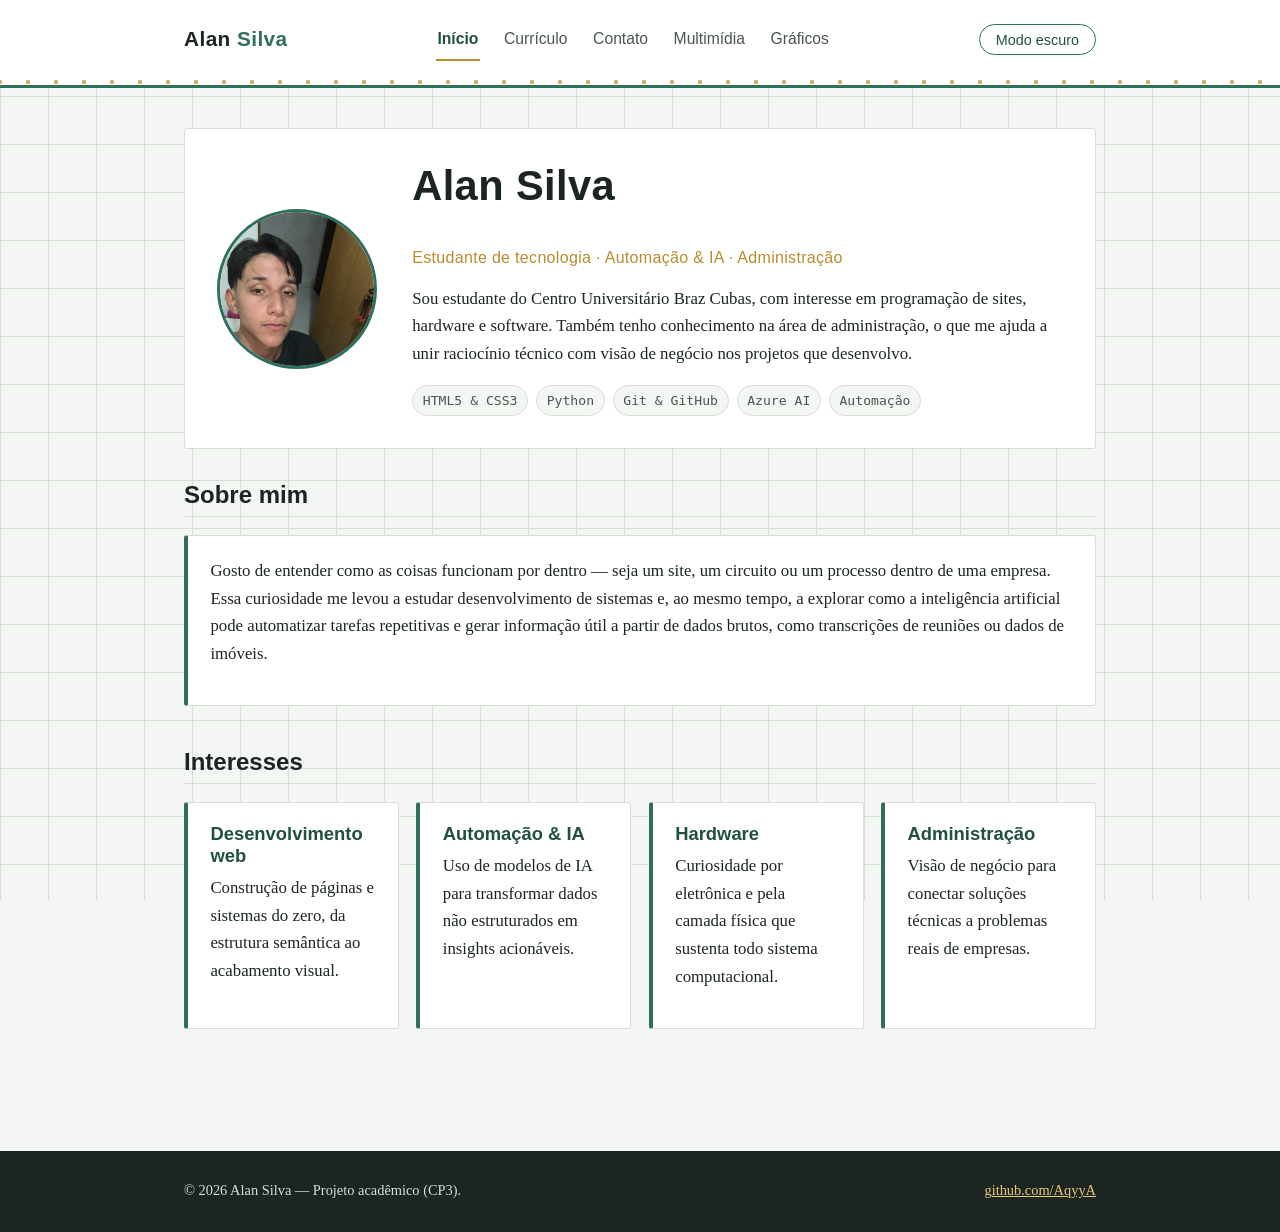
<file: index.html>
<!DOCTYPE html>
<html lang="pt-br">
<head>
  <meta charset="UTF-8">
  <meta name="viewport" content="width=device-width, initial-scale=1.0">
  <title>Alan Silva — Início</title>
  <meta name="description" content="Portfólio pessoal de Alan Silva, estudante de tecnologia com interesse em automação e IA.">
  <link rel="stylesheet" href="css/estilos.css">
</head>
<body data-page="index">

  <header class="site-header">
    <div class="header-inner wrap">
      <a class="brand" href="index.html">Alan <span>Silva</span></a>
      <nav class="main-nav" aria-label="Navegação principal">
        <ul>
          <li><a href="index.html" aria-current="page">Início</a></li>
          <li><a href="curriculo.html">Currículo</a></li>
          <li><a href="formulario.html">Contato</a></li>
          <li><a href="multimidia.html">Multimídia</a></li>
          <li><a href="graficos.html">Gráficos</a></li>
        </ul>
      </nav>
      <button type="button" class="theme-toggle" id="theme-toggle" aria-pressed="false">Modo escuro</button>
    </div>
  </header>

  <main>
    <div class="wrap">

      <section class="hero" aria-labelledby="hero-title">
        <div class="hero-avatar">
          <img src="img/avatar.jpg" alt="Foto de Alan Silva">
        </div>
        <div class="hero-text">
          <h1 id="hero-title">Alan Silva</h1>
          <p class="role">Estudante de tecnologia · Automação &amp; IA · Administração</p>
          <p>
            Sou estudante do Centro Universitário Braz Cubas, com interesse em programação de
            sites, hardware e software. Também tenho conhecimento na área de administração,
            o que me ajuda a unir raciocínio técnico com visão de negócio nos projetos que desenvolvo.
          </p>
          <ul class="tag-list">
            <li>HTML5 &amp; CSS3</li>
            <li>Python</li>
            <li>Git &amp; GitHub</li>
            <li>Azure AI</li>
            <li>Automação</li>
          </ul>
        </div>
      </section>

      <section aria-labelledby="sobre-title">
        <h2 id="sobre-title">Sobre mim</h2>
        <article class="card">
          <p>
            Gosto de entender como as coisas funcionam por dentro — seja um site, um circuito
            ou um processo dentro de uma empresa. Essa curiosidade me levou a estudar
            desenvolvimento de sistemas e, ao mesmo tempo, a explorar como a inteligência
            artificial pode automatizar tarefas repetitivas e gerar informação útil a partir
            de dados brutos, como transcrições de reuniões ou dados de imóveis.
          </p>
        </article>
      </section>

      <section aria-labelledby="interesses-title">
        <h2 id="interesses-title">Interesses</h2>
        <div class="card-grid">
          <article class="card">
            <h3>Desenvolvimento web</h3>
            <p>Construção de páginas e sistemas do zero, da estrutura semântica ao acabamento visual.</p>
          </article>
          <article class="card">
            <h3>Automação &amp; IA</h3>
            <p>Uso de modelos de IA para transformar dados não estruturados em insights acionáveis.</p>
          </article>
          <article class="card">
            <h3>Hardware</h3>
            <p>Curiosidade por eletrônica e pela camada física que sustenta todo sistema computacional.</p>
          </article>
          <article class="card">
            <h3>Administração</h3>
            <p>Visão de negócio para conectar soluções técnicas a problemas reais de empresas.</p>
          </article>
        </div>
      </section>

    </div>
  </main>

  <footer class="site-footer">
    <div class="wrap">
      <p>&copy; 2026 Alan Silva — Projeto acadêmico (CP3).</p>
      <p><a href="https://github.com/AqyyA" target="_blank" rel="noopener noreferrer">github.com/AqyyA</a></p>
    </div>
  </footer>

  <script src="js/scripts.js"></script>
</body>
</html>
</file>
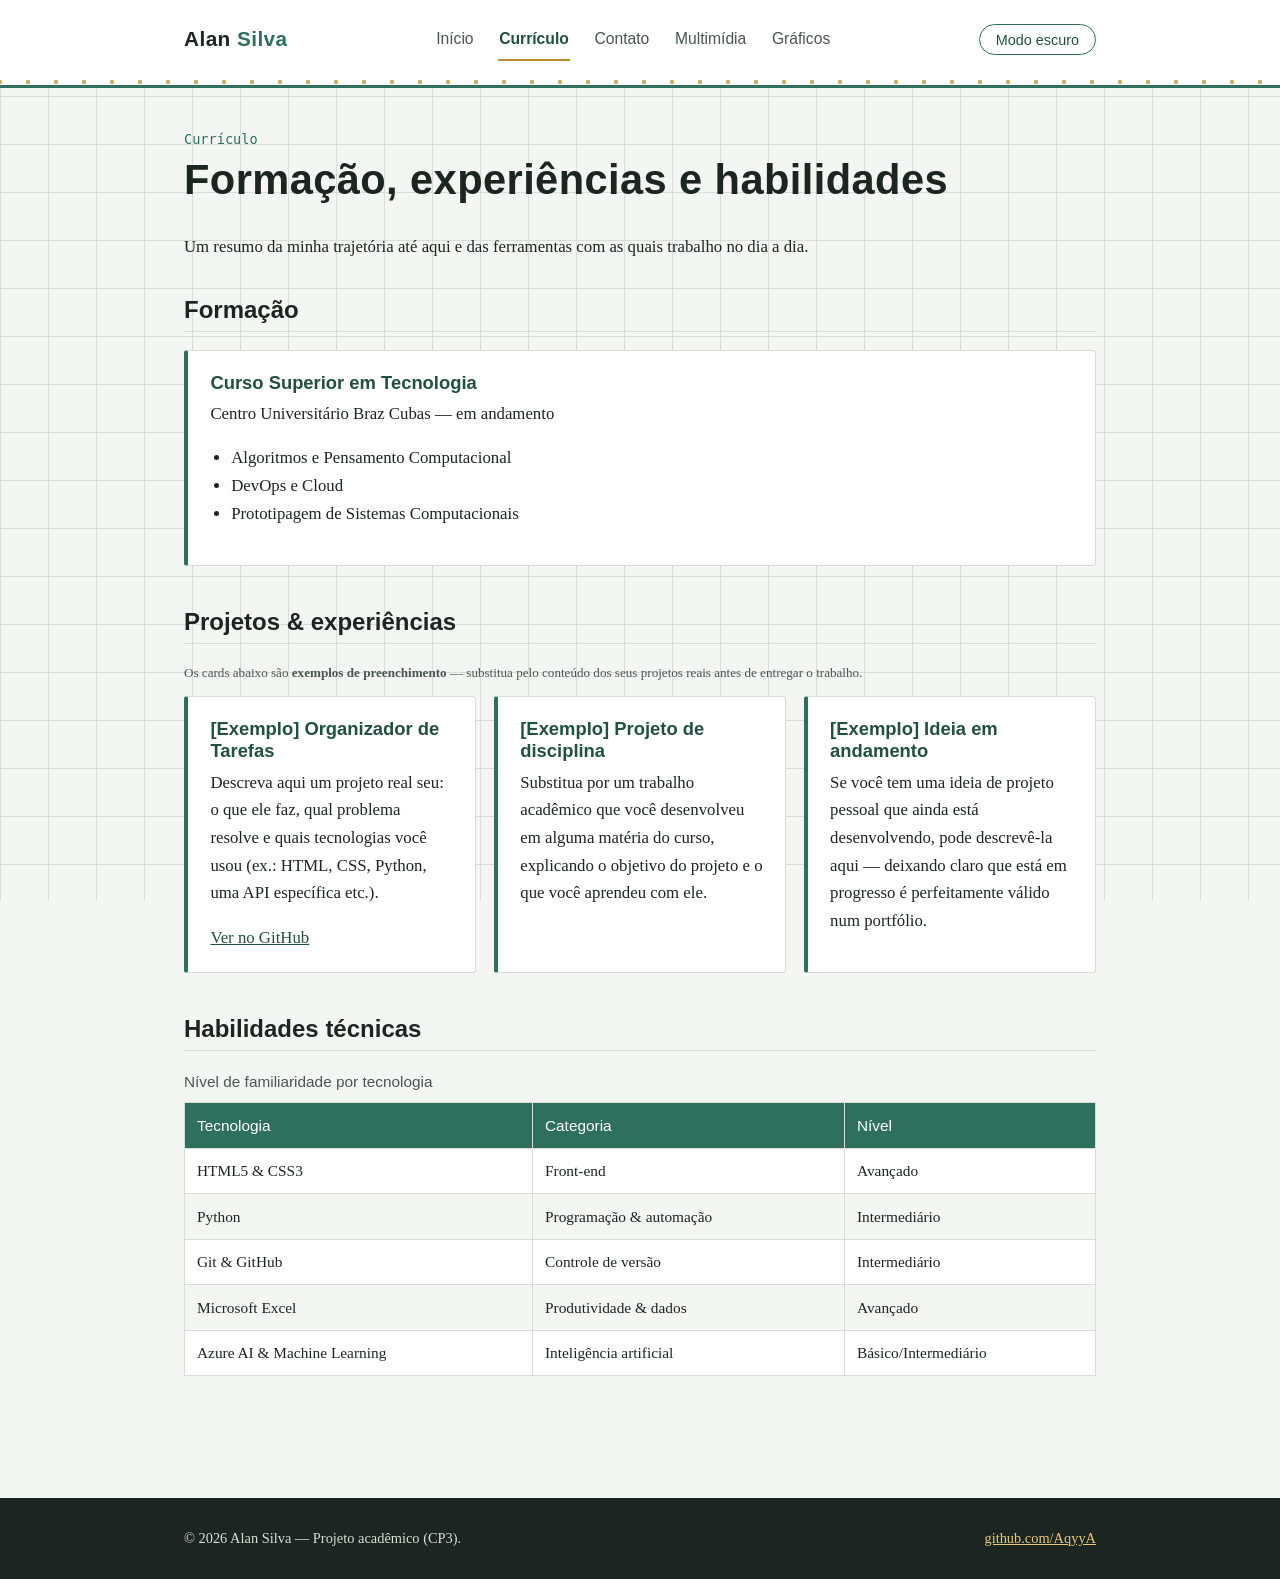
<file: curriculo.html>
<!DOCTYPE html>
<html lang="pt-br">
<head>
  <meta charset="UTF-8">
  <meta name="viewport" content="width=device-width, initial-scale=1.0">
  <title>Alan Silva — Currículo</title>
  <meta name="description" content="Formação, experiências e habilidades de Alan Silva.">
  <link rel="stylesheet" href="css/estilos.css">
</head>
<body data-page="curriculo">

  <header class="site-header">
    <div class="header-inner wrap">
      <a class="brand" href="index.html">Alan <span>Silva</span></a>
      <nav class="main-nav" aria-label="Navegação principal">
        <ul>
          <li><a href="index.html">Início</a></li>
          <li><a href="curriculo.html" aria-current="page">Currículo</a></li>
          <li><a href="formulario.html">Contato</a></li>
          <li><a href="multimidia.html">Multimídia</a></li>
          <li><a href="graficos.html">Gráficos</a></li>
        </ul>
      </nav>
      <button type="button" class="theme-toggle" id="theme-toggle" aria-pressed="false">Modo escuro</button>
    </div>
  </header>

  <main>
    <div class="wrap">

      <div class="page-intro">
        <p class="eyebrow">Currículo</p>
        <h1>Formação, experiências e habilidades</h1>
        <p>Um resumo da minha trajetória até aqui e das ferramentas com as quais trabalho no dia a dia.</p>
      </div>

      <section aria-labelledby="formacao-title">
        <h2 id="formacao-title">Formação</h2>
        <article class="card">
          <h3>Curso Superior em Tecnologia</h3>
          <p>Centro Universitário Braz Cubas — em andamento</p>
          <ul>
            <li>Algoritmos e Pensamento Computacional</li>
            <li>DevOps e Cloud</li>
            <li>Prototipagem de Sistemas Computacionais</li>
          </ul>
        </article>
      </section>

      <section aria-labelledby="experiencia-title">
        <h2 id="experiencia-title">Projetos &amp; experiências</h2>
        <p class="field-hint">
          Os cards abaixo são <strong>exemplos de preenchimento</strong> — substitua pelo conteúdo
          dos seus projetos reais antes de entregar o trabalho.
        </p>

        <div class="card-grid card-grid-3">
          <article class="card">
            <h3>[Exemplo] Organizador de Tarefas</h3>
            <p>
              Descreva aqui um projeto real seu: o que ele faz, qual problema resolve e quais
              tecnologias você usou (ex.: HTML, CSS, Python, uma API específica etc.).
            </p>
            <a href="https://github.com/AqyyA" target="_blank" rel="noopener noreferrer">Ver no GitHub</a>
          </article>

          <article class="card">
            <h3>[Exemplo] Projeto de disciplina</h3>
            <p>
              Substitua por um trabalho acadêmico que você desenvolveu em alguma matéria do curso,
              explicando o objetivo do projeto e o que você aprendeu com ele.
            </p>
          </article>

          <article class="card">
            <h3>[Exemplo] Ideia em andamento</h3>
            <p>
              Se você tem uma ideia de projeto pessoal que ainda está desenvolvendo, pode descrevê-la
              aqui — deixando claro que está em progresso é perfeitamente válido num portfólio.
            </p>
          </article>
        </div>
      </section>

      <section aria-labelledby="habilidades-title">
        <h2 id="habilidades-title">Habilidades técnicas</h2>
        <div class="table-wrap">
          <table>
            <caption>Nível de familiaridade por tecnologia</caption>
            <thead>
              <tr>
                <th scope="col">Tecnologia</th>
                <th scope="col">Categoria</th>
                <th scope="col">Nível</th>
              </tr>
            </thead>
            <tbody>
              <tr>
                <td>HTML5 &amp; CSS3</td>
                <td>Front-end</td>
                <td>Avançado</td>
              </tr>
              <tr>
                <td>Python</td>
                <td>Programação &amp; automação</td>
                <td>Intermediário</td>
              </tr>
              <tr>
                <td>Git &amp; GitHub</td>
                <td>Controle de versão</td>
                <td>Intermediário</td>
              </tr>
              <tr>
                <td>Microsoft Excel</td>
                <td>Produtividade &amp; dados</td>
                <td>Avançado</td>
              </tr>
              <tr>
                <td>Azure AI &amp; Machine Learning</td>
                <td>Inteligência artificial</td>
                <td>Básico/Intermediário</td>
              </tr>
            </tbody>
          </table>
        </div>
      </section>

    </div>
  </main>

  <footer class="site-footer">
    <div class="wrap">
      <p>&copy; 2026 Alan Silva — Projeto acadêmico (CP3).</p>
      <p><a href="https://github.com/AqyyA" target="_blank" rel="noopener noreferrer">github.com/AqyyA</a></p>
    </div>
  </footer>

  <script src="js/scripts.js"></script>
</body>
</html>
</file>
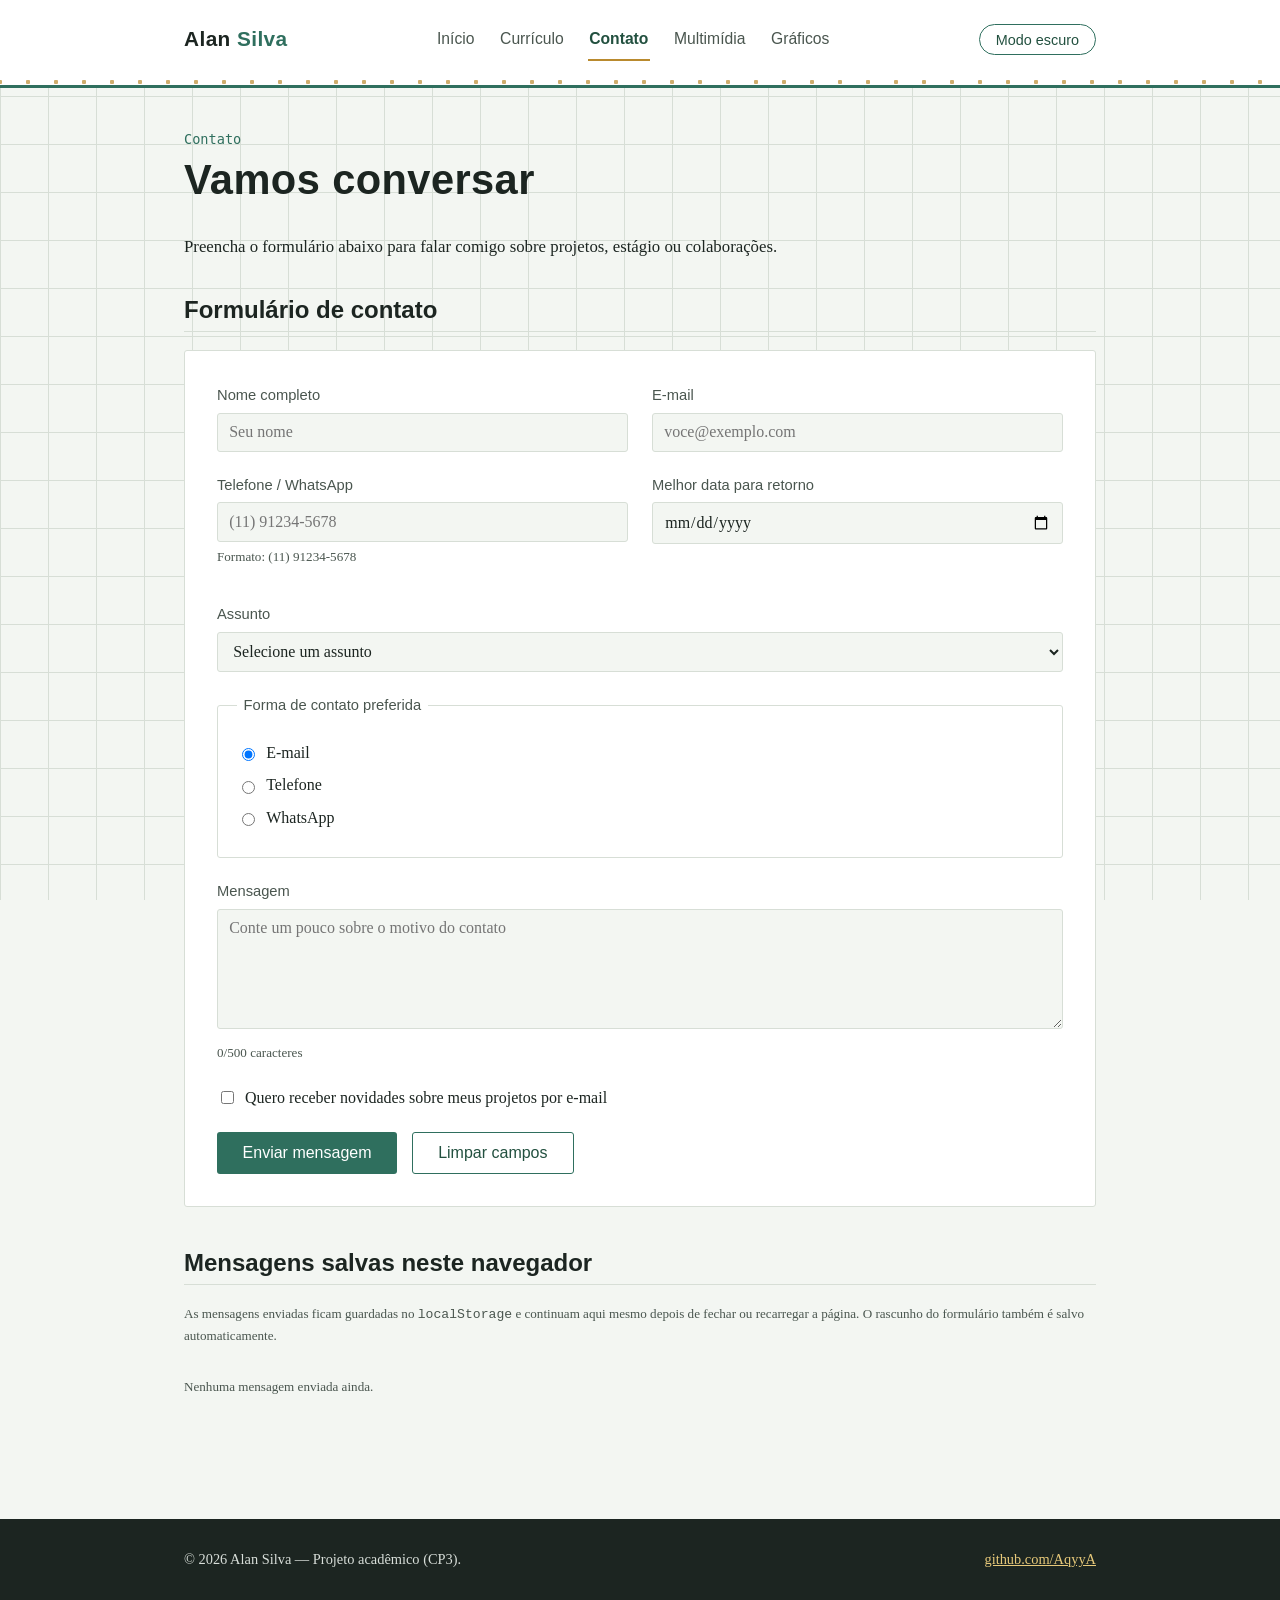
<file: formulario.html>
<!DOCTYPE html>
<html lang="pt-br">
<head>
  <meta charset="UTF-8">
  <meta name="viewport" content="width=device-width, initial-scale=1.0">
  <title>Alan Silva — Contato</title>
  <meta name="description" content="Formulário de contato de Alan Silva.">
  <link rel="stylesheet" href="css/estilos.css">
</head>
<body data-page="formulario">

  <header class="site-header">
    <div class="header-inner wrap">
      <a class="brand" href="index.html">Alan <span>Silva</span></a>
      <nav class="main-nav" aria-label="Navegação principal">
        <ul>
          <li><a href="index.html">Início</a></li>
          <li><a href="curriculo.html">Currículo</a></li>
          <li><a href="formulario.html" aria-current="page">Contato</a></li>
          <li><a href="multimidia.html">Multimídia</a></li>
          <li><a href="graficos.html">Gráficos</a></li>
        </ul>
      </nav>
      <button type="button" class="theme-toggle" id="theme-toggle" aria-pressed="false">Modo escuro</button>
    </div>
  </header>

  <main>
    <div class="wrap">

      <div class="page-intro">
        <p class="eyebrow">Contato</p>
        <h1>Vamos conversar</h1>
        <p>Preencha o formulário abaixo para falar comigo sobre projetos, estágio ou colaborações.</p>
      </div>

      <section aria-labelledby="form-title">
        <h2 id="form-title">Formulário de contato</h2>

        <article class="form-card">
          <form id="form-contato" action="#" method="post" novalidate>
            <div id="form-feedback" class="feedback" role="status" aria-live="polite" hidden></div>

            <div class="form-grid">

            <div class="field">
              <label for="nome">Nome completo</label>
              <input type="text" id="nome" name="nome" placeholder="Seu nome" required minlength="3">
              <p class="field-error" id="erro-nome" hidden></p>
            </div>

            <div class="field">
              <label for="email">E-mail</label>
              <input type="email" id="email" name="email" placeholder="voce@exemplo.com" required>
              <p class="field-error" id="erro-email" hidden></p>
            </div>

            <div class="field">
              <label for="telefone">Telefone / WhatsApp</label>
              <input type="tel" id="telefone" name="telefone" placeholder="(11) 91234-5678"
                     pattern="^\(?\d{2}\)?\s?\d{4,5}-?\d{4}$">
              <p class="field-hint">Formato: (11) 91234-5678</p>
              <p class="field-error" id="erro-telefone" hidden></p>
            </div>

            <div class="field">
              <label for="data">Melhor data para retorno</label>
              <input type="date" id="data" name="data">
              <p class="field-error" id="erro-data" hidden></p>
            </div>

            </div>

            <div class="field">
              <label for="assunto">Assunto</label>
              <select id="assunto" name="assunto" required>
                <option value="">Selecione um assunto</option>
                <option value="projeto">Proposta de projeto</option>
                <option value="estagio">Oportunidade de estágio</option>
                <option value="duvida">Dúvida sobre um trabalho</option>
                <option value="outro">Outro assunto</option>
              </select>
              <p class="field-error" id="erro-assunto" hidden></p>
            </div>

            <fieldset class="field">
              <legend>Forma de contato preferida</legend>
              <div class="choice-row">
                <input type="radio" id="pref-email" name="preferencia" value="email" checked>
                <label for="pref-email">E-mail</label>
              </div>
              <div class="choice-row">
                <input type="radio" id="pref-telefone" name="preferencia" value="telefone">
                <label for="pref-telefone">Telefone</label>
              </div>
              <div class="choice-row">
                <input type="radio" id="pref-whatsapp" name="preferencia" value="whatsapp">
                <label for="pref-whatsapp">WhatsApp</label>
              </div>
            </fieldset>

            <div class="field">
              <label for="mensagem">Mensagem</label>
              <textarea id="mensagem" name="mensagem" placeholder="Conte um pouco sobre o motivo do contato"
                        required minlength="10" maxlength="500"></textarea>
              <p class="field-hint"><span id="contador">0</span>/500 caracteres</p>
              <p class="field-error" id="erro-mensagem" hidden></p>
            </div>

            <div class="field">
              <div class="choice-row">
                <input type="checkbox" id="newsletter" name="newsletter" value="sim">
                <label for="newsletter">Quero receber novidades sobre meus projetos por e-mail</label>
              </div>
            </div>

            <div class="form-actions">
              <button type="submit" class="btn">Enviar mensagem</button>
              <button type="reset" class="btn btn-secondary">Limpar campos</button>
            </div>

          </form>
        </article>
      </section>

      <section aria-labelledby="historico-title">
        <h2 id="historico-title">Mensagens salvas neste navegador</h2>
        <p class="field-hint">As mensagens enviadas ficam guardadas no <code>localStorage</code> e continuam aqui mesmo depois de fechar ou recarregar a página. O rascunho do formulário também é salvo automaticamente.</p>
        <ul id="lista-mensagens" class="msg-list"></ul>
        <p id="msg-vazia" class="field-hint">Nenhuma mensagem enviada ainda.</p>
        <button type="button" class="btn btn-secondary" id="limpar-historico" hidden>Apagar todas as mensagens</button>
      </section>

    </div>
  </main>

  <footer class="site-footer">
    <div class="wrap">
      <p>&copy; 2026 Alan Silva — Projeto acadêmico (CP3).</p>
      <p><a href="https://github.com/AqyyA" target="_blank" rel="noopener noreferrer">github.com/AqyyA</a></p>
    </div>
  </footer>

  <script src="js/scripts.js"></script>
</body>
</html>
</file>
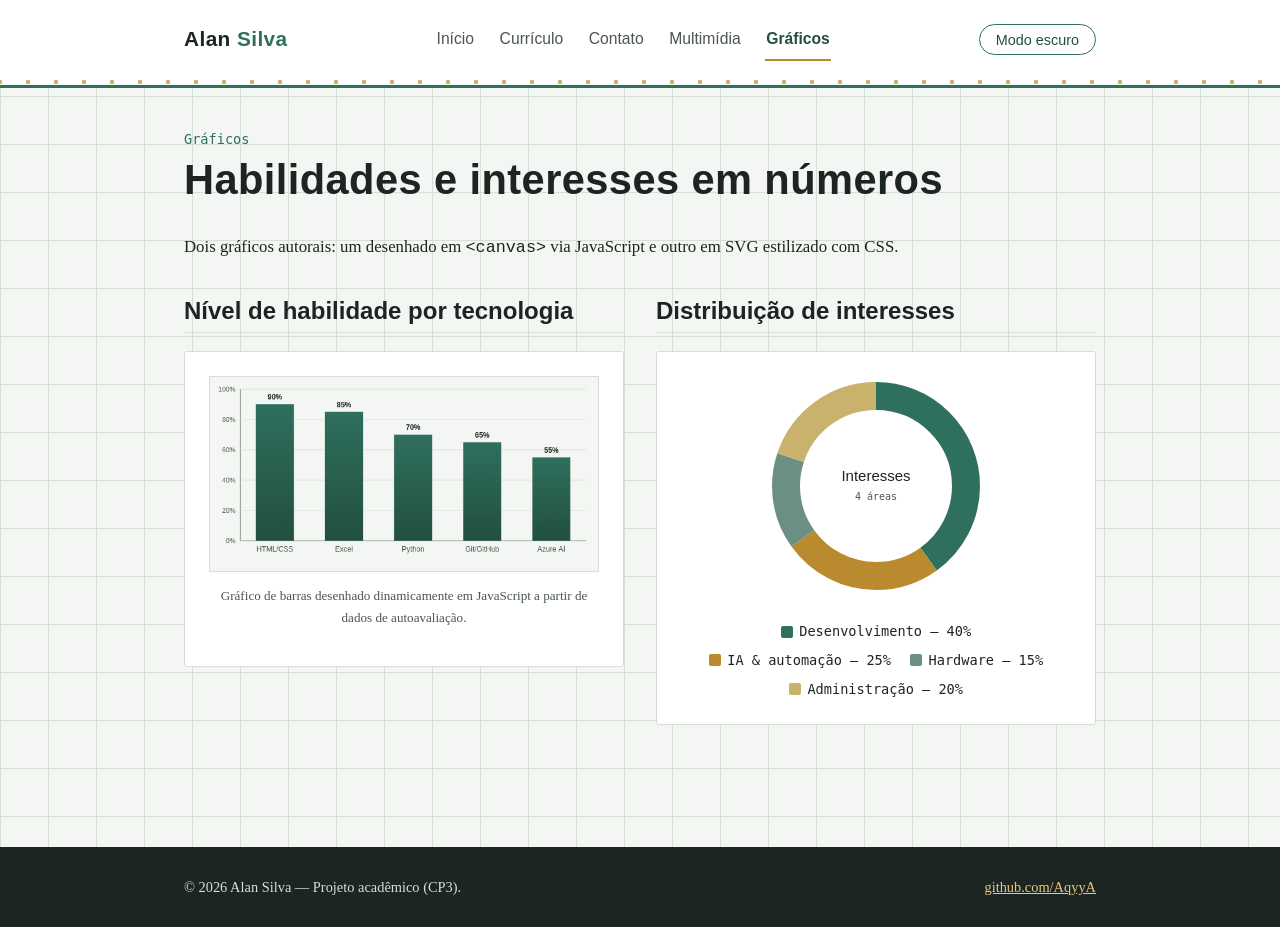
<file: graficos.html>
<!DOCTYPE html>
<html lang="pt-br">
<head>
  <meta charset="UTF-8">
  <meta name="viewport" content="width=device-width, initial-scale=1.0">
  <title>Alan Silva — Gráficos</title>
  <meta name="description" content="Gráfico de habilidades em canvas e gráfico de interesses em SVG.">
  <link rel="stylesheet" href="css/estilos.css">
</head>
<body data-page="graficos">

  <header class="site-header">
    <div class="header-inner wrap">
      <a class="brand" href="index.html">Alan <span>Silva</span></a>
      <nav class="main-nav" aria-label="Navegação principal">
        <ul>
          <li><a href="index.html">Início</a></li>
          <li><a href="curriculo.html">Currículo</a></li>
          <li><a href="formulario.html">Contato</a></li>
          <li><a href="multimidia.html">Multimídia</a></li>
          <li><a href="graficos.html" aria-current="page">Gráficos</a></li>
        </ul>
      </nav>
      <button type="button" class="theme-toggle" id="theme-toggle" aria-pressed="false">Modo escuro</button>
    </div>
  </header>

  <main>
    <div class="wrap">

      <div class="page-intro">
        <p class="eyebrow">Gráficos</p>
        <h1>Habilidades e interesses em números</h1>
        <p>Dois gráficos autorais: um desenhado em <code>&lt;canvas&gt;</code> via JavaScript e outro em SVG estilizado com CSS.</p>
      </div>

      <div class="graphic-grid">

      <section aria-labelledby="canvas-title">
        <h2 id="canvas-title">Nível de habilidade por tecnologia</h2>
        <article class="graphic-frame">
          <canvas id="grafico-habilidades" width="640" height="320"
                  aria-label="Gráfico de barras com o nível de habilidade em cada tecnologia, de 0 a 100">
            Seu navegador não suporta o elemento canvas.
          </canvas>
          <p class="field-hint">Gráfico de barras desenhado dinamicamente em JavaScript a partir de dados de autoavaliação.</p>
        </article>
      </section>

      <section aria-labelledby="svg-title">
        <h2 id="svg-title">Distribuição de interesses</h2>
        <article class="graphic-frame">
          <svg viewBox="0 0 220 220" width="220" height="220" role="img"
               aria-labelledby="svg-title svg-desc">
            <desc id="svg-desc">Gráfico de rosca mostrando a distribuição de interesses de Alan: 40% desenvolvimento, 25% IA e automação, 15% hardware e 20% administração.</desc>
            <g transform="rotate(-90 110 110)">
              <circle class="donut-slice slice-dev" cx="110" cy="110" r="90"
                      fill="none" stroke-width="28"
                      stroke-dasharray="226.19 339.30" stroke-dashoffset="0"></circle>
              <circle class="donut-slice slice-ia" cx="110" cy="110" r="90"
                      fill="none" stroke-width="28"
                      stroke-dasharray="141.37 424.12" stroke-dashoffset="-226.19"></circle>
              <circle class="donut-slice slice-hw" cx="110" cy="110" r="90"
                      fill="none" stroke-width="28"
                      stroke-dasharray="84.82 480.67" stroke-dashoffset="-367.56"></circle>
              <circle class="donut-slice slice-adm" cx="110" cy="110" r="90"
                      fill="none" stroke-width="28"
                      stroke-dasharray="113.10 452.39" stroke-dashoffset="-452.38"></circle>
            </g>
            <text x="110" y="105" text-anchor="middle" class="donut-label">Interesses</text>
            <text x="110" y="124" text-anchor="middle" class="donut-sub">4 áreas</text>
          </svg>

          <ul class="legend">
            <li><span class="swatch swatch-dev"></span>Desenvolvimento — 40%</li>
            <li><span class="swatch swatch-ia"></span>IA &amp; automação — 25%</li>
            <li><span class="swatch swatch-hw"></span>Hardware — 15%</li>
            <li><span class="swatch swatch-adm"></span>Administração — 20%</li>
          </ul>
        </article>
      </section>

      </div>

    </div>
  </main>

  <footer class="site-footer">
    <div class="wrap">
      <p>&copy; 2026 Alan Silva — Projeto acadêmico (CP3).</p>
      <p><a href="https://github.com/AqyyA" target="_blank" rel="noopener noreferrer">github.com/AqyyA</a></p>
    </div>
  </footer>


  <script src="js/scripts.js"></script>
</body>
</html>
</file>
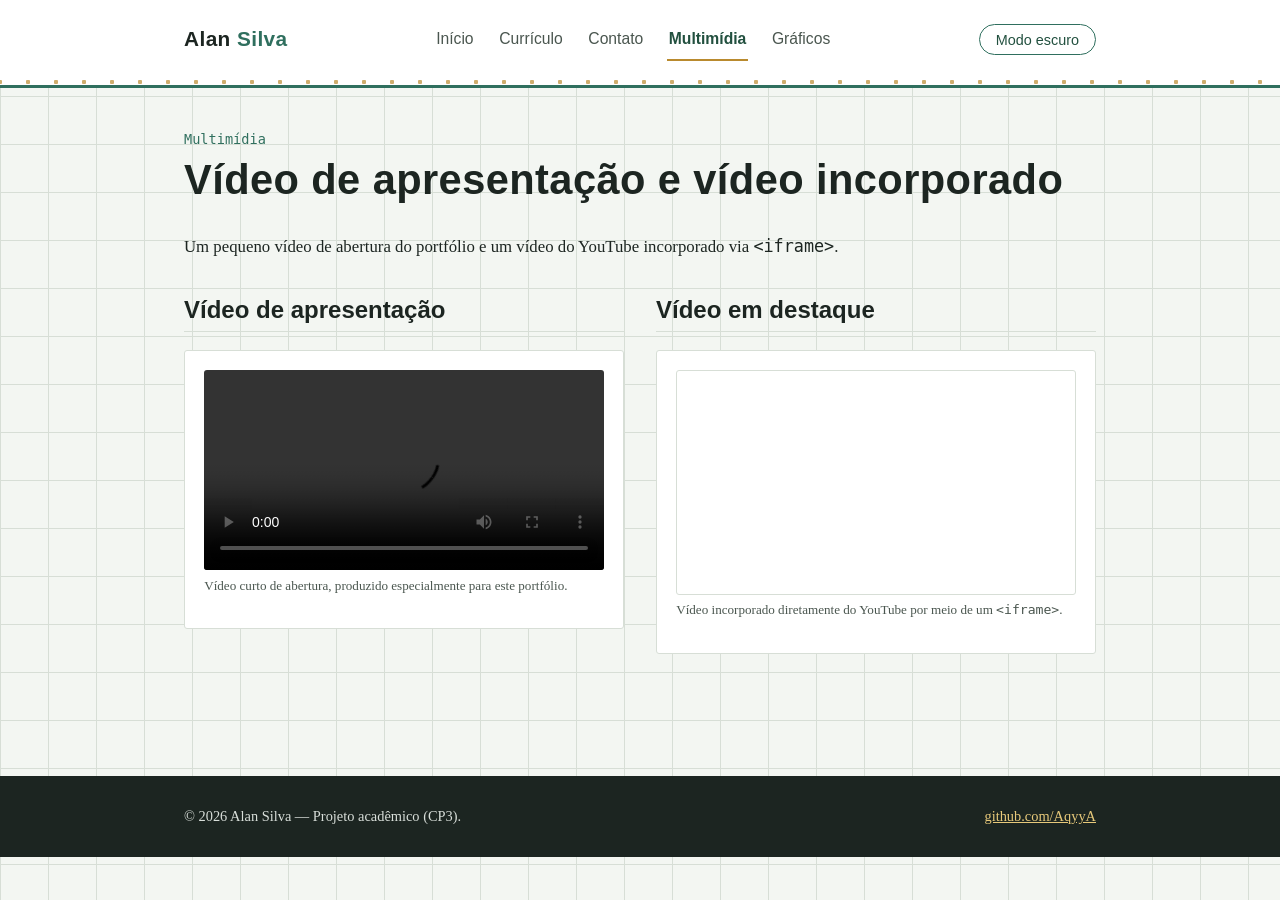
<file: multimidia.html>
<!DOCTYPE html>
<html lang="pt-br">
<head>
  <meta charset="UTF-8">
  <meta name="viewport" content="width=device-width, initial-scale=1.0">
  <title>Alan Silva — Multimídia</title>
  <meta name="description" content="Vídeo de apresentação e mapa de Alan Silva.">
  <link rel="stylesheet" href="css/estilos.css">
</head>
<body data-page="multimidia">

  <header class="site-header">
    <div class="header-inner wrap">
      <a class="brand" href="index.html">Alan <span>Silva</span></a>
      <nav class="main-nav" aria-label="Navegação principal">
        <ul>
          <li><a href="index.html">Início</a></li>
          <li><a href="curriculo.html">Currículo</a></li>
          <li><a href="formulario.html">Contato</a></li>
          <li><a href="multimidia.html" aria-current="page">Multimídia</a></li>
          <li><a href="graficos.html">Gráficos</a></li>
        </ul>
      </nav>
      <button type="button" class="theme-toggle" id="theme-toggle" aria-pressed="false">Modo escuro</button>
    </div>
  </header>

  <main>
    <div class="wrap">

      <div class="page-intro">
        <p class="eyebrow">Multimídia</p>
        <h1>Vídeo de apresentação e vídeo incorporado</h1>
        <p>Um pequeno vídeo de abertura do portfólio e um vídeo do YouTube incorporado via <code>&lt;iframe&gt;</code>.</p>
      </div>

      <div class="media-grid">

      <section aria-labelledby="video-title">
        <h2 id="video-title">Vídeo de apresentação</h2>
        <article class="media-frame">
          <video controls preload="metadata">
            <source src="img/intro.mp4" type="video/mp4">
            Seu navegador não suporta a reprodução de vídeo. Você pode
            <a href="img/intro.mp4">baixar o vídeo</a> para assisti-lo.
          </video>
          <p class="field-hint">Vídeo curto de abertura, produzido especialmente para este portfólio.</p>
        </article>
      </section>

      <section aria-labelledby="destaque-title">
        <h2 id="destaque-title">Vídeo em destaque</h2>
        <article class="media-frame">
          <div class="embed">
            <iframe
              src="https://www.youtube.com/embed/_-58ZyifuR0"
              title="Vídeo incorporado via iframe (YouTube)"
              allow="accelerometer; autoplay; clipboard-write; encrypted-media; gyroscope; picture-in-picture; web-share"
              allowfullscreen>
            </iframe>
          </div>
          <p class="field-hint">
            Vídeo incorporado diretamente do YouTube por meio de um <code>&lt;iframe&gt;</code>.
          </p>
        </article>
      </section>

      </div>

    </div>
  </main>

  <footer class="site-footer">
    <div class="wrap">
      <p>&copy; 2026 Alan Silva — Projeto acadêmico (CP3).</p>
      <p><a href="https://github.com/AqyyA" target="_blank" rel="noopener noreferrer">github.com/AqyyA</a></p>
    </div>
  </footer>

  <script src="js/scripts.js"></script>
</body>
</html>
</file>
<file: css/estilos.css>
/* =========================================================
   CP3 — Portfólio pessoal de Alan Silva (evolução do CP2)
   estilos.css — folha de estilos única, usada em todas as páginas
   ========================================================= */

/* ---------- Tokens ---------- */
:root {
  --bg: #f3f6f2;
  --surface: #ffffff;
  --ink: #1c2521;
  --ink-soft: #4a564f;
  --line: #d7ded6;
  --accent-teal: #2f6f5e;
  --accent-teal-dark: #22503f;
  --accent-brass: #b98a2e;
  --accent-brass-soft: #e7c97a;

  --font-heading: "Trebuchet MS", "Century Gothic", "Avenir Next", "Segoe UI", sans-serif;
  --font-body: Georgia, "Iowan Old Style", "Palatino Linotype", "Times New Roman", serif;
  --font-mono: "DejaVu Sans Mono", "Courier New", monospace;

  --radius: 3px;
  --gap: 1.5rem;
  --max-width: 960px;
}

/* ---------- Reset básico ---------- */
* {
  box-sizing: border-box;
}

html {
  scroll-behavior: smooth;
}

body {
  margin: 0;
  background-color: var(--bg);
  background-image:
    linear-gradient(var(--line) 1px, transparent 1px),
    linear-gradient(90deg, var(--line) 1px, transparent 1px);
  background-size: 48px 48px;
  color: var(--ink);
  font-family: var(--font-body);
  font-size: 1.05rem;
  line-height: 1.65;
}

img, video, iframe, canvas, svg {
  max-width: 100%;
  height: auto;
}

img {
  display: block;
}

a {
  color: var(--accent-teal-dark);
}

a:hover,
a:focus-visible {
  color: var(--accent-brass);
}

:focus-visible {
  outline: 3px solid var(--accent-brass);
  outline-offset: 2px;
}

h1, h2, h3, h4 {
  font-family: var(--font-heading);
  color: var(--ink);
  line-height: 1.2;
  margin-top: 0;
}

h1 { font-size: 1.9rem; letter-spacing: 0.01em; }
h2 { font-size: 1.5rem; margin-bottom: 0.6rem; }
h3 { font-size: 1.15rem; margin-bottom: 0.4rem; }

p { margin-top: 0; }

ul, ol {
  padding-left: 1.3rem;
}

/* ---------- Layout geral ---------- */
.wrap {
  max-width: var(--max-width);
  margin: 0 auto;
  padding: 0 1rem;
}

/* ---------- Cabeçalho / navegação ---------- */
.site-header {
  background-color: var(--surface);
  border-bottom: 3px solid var(--accent-teal);
  position: relative;
}

.site-header::after {
  content: "";
  display: block;
  height: 6px;
  background-image: radial-gradient(circle, var(--accent-brass) 2px, transparent 2.5px);
  background-size: 28px 6px;
  background-position: 14px 0;
  opacity: 0.7;
}

.header-inner {
  display: flex;
  flex-direction: column;
  align-items: flex-start;
  gap: 0.75rem 1.5rem;
  padding: 1rem;
}

.brand {
  font-family: var(--font-heading);
  font-weight: bold;
  font-size: 1.3rem;
  letter-spacing: 0.02em;
  color: var(--ink);
  text-decoration: none;
}

.brand span {
  color: var(--accent-teal);
}

.main-nav ul {
  list-style: none;
  display: flex;
  flex-wrap: wrap;
  gap: 0.2rem 1rem;
  margin: 0;
  padding: 0;
}

.main-nav a {
  font-family: var(--font-heading);
  font-size: 0.98rem;
  color: var(--ink-soft);
  text-decoration: none;
  display: block;
  padding: 0.5rem 0.1rem;
  border-bottom: 2px solid transparent;
}

.main-nav a:hover,
.main-nav a:focus-visible {
  color: var(--accent-teal-dark);
  border-bottom-color: var(--accent-brass-soft);
}

.main-nav a[aria-current="page"] {
  color: var(--accent-teal-dark);
  border-bottom-color: var(--accent-brass);
  font-weight: bold;
}

/* ---------- Conteúdo principal ---------- */
main {
  padding: 1.5rem 0 2rem;
}

.page-intro {
  margin-bottom: 2.2rem;
}

.page-intro .eyebrow {
  font-family: var(--font-mono);
  font-size: 0.85rem;
  color: var(--accent-teal);
  margin: 0 0 0.3rem;
}

section {
  margin-bottom: 2.6rem;
}

section > h2 {
  border-bottom: 1px solid var(--line);
  padding-bottom: 0.4rem;
  margin-bottom: 1.1rem;
}

/* ---------- Cartões (article) ---------- */
.card {
  background-color: var(--surface);
  border: 1px solid var(--line);
  border-left: 4px solid var(--accent-teal);
  border-radius: var(--radius);
  padding: 1.3rem 1.4rem;
  margin-bottom: 1.1rem;
}

.card:last-child {
  margin-bottom: 0;
}

.card h3 {
  color: var(--accent-teal-dark);
}

/* Grid: 1 coluna no mobile; mais colunas nos media queries abaixo */
.card-grid {
  display: grid;
  grid-template-columns: 1fr;
  gap: 1.1rem;
}

.card-grid .card {
  margin-bottom: 0;
}

/* ---------- Hero da página inicial ---------- */
.hero {
  display: flex;
  flex-direction: column;
  align-items: center;
  text-align: center;
  gap: 1.5rem;
  background-color: var(--surface);
  border: 1px solid var(--line);
  border-radius: var(--radius);
  padding: 1.25rem;
  margin-bottom: 2rem;
}

.hero-avatar img {
  width: 140px;
  height: 140px;
  border-radius: 50%;
  border: 3px solid var(--accent-teal);
}

.hero-text {
  flex: 1;
}

.hero-text .role {
  font-family: var(--font-heading);
  color: var(--accent-brass);
  font-size: 1rem;
  letter-spacing: 0.02em;
  margin: 0.2rem 0 0.8rem;
}

.tag-list {
  list-style: none;
  display: flex;
  flex-wrap: wrap;
  gap: 0.5rem;
  padding: 0;
  justify-content: center;
  margin: 1rem 0 0;
}

.tag-list li {
  font-family: var(--font-mono);
  font-size: 0.82rem;
  background-color: var(--bg);
  border: 1px solid var(--line);
  color: var(--ink-soft);
  padding: 0.25rem 0.6rem;
  border-radius: 999px;
}

/* ---------- Tabelas ---------- */
.table-wrap {
  overflow-x: auto;
}

table {
  width: 100%;
  border-collapse: collapse;
  background-color: var(--surface);
  font-family: var(--font-body);
  font-size: 0.96rem;
}

caption {
  text-align: left;
  font-family: var(--font-heading);
  color: var(--ink-soft);
  margin-bottom: 0.5rem;
}

th, td {
  border: 1px solid var(--line);
  padding: 0.6rem 0.75rem;
  text-align: left;
  vertical-align: top;
}

thead th {
  background-color: var(--accent-teal);
  color: #fff;
  font-family: var(--font-heading);
  font-weight: normal;
}

tbody tr:nth-child(even) {
  background-color: var(--bg);
}

/* ---------- Formulário ---------- */
.form-card {
  background-color: var(--surface);
  border: 1px solid var(--line);
  border-radius: var(--radius);
  padding: 1.25rem;
}

/* Grid do formulário: 1 coluna no mobile, 2 em telas maiores */
.form-grid {
  display: grid;
  grid-template-columns: 1fr;
  column-gap: 1.5rem;
}

.field {
  margin-bottom: 1.3rem;
}

.field label {
  display: block;
  font-family: var(--font-heading);
  font-size: 0.92rem;
  color: var(--ink-soft);
  margin-bottom: 0.35rem;
}

.field-hint {
  font-size: 0.82rem;
  color: var(--ink-soft);
  margin-top: 0.3rem;
}

input[type="text"],
input[type="email"],
input[type="tel"],
input[type="date"],
input[type="number"],
select,
textarea {
  width: 100%;
  font-family: var(--font-body);
  font-size: 1rem;
  color: var(--ink);
  background-color: var(--bg);
  border: 1px solid var(--line);
  border-radius: var(--radius);
  padding: 0.6rem 0.7rem;
}

input:focus,
select:focus,
textarea:focus {
  outline: 3px solid var(--accent-brass-soft);
  outline-offset: 1px;
  border-color: var(--accent-teal);
}

textarea {
  resize: vertical;
  min-height: 120px;
}

fieldset {
  border: 1px solid var(--line);
  border-radius: var(--radius);
  padding: 1rem 1.2rem 1.2rem;
  margin: 0 0 1.3rem;
}

legend {
  font-family: var(--font-heading);
  font-size: 0.92rem;
  color: var(--ink-soft);
  padding: 0 0.4rem;
}

.choice-row {
  display: flex;
  align-items: center;
  gap: 0.5rem;
  margin: 0.4rem 0;
}

.choice-row label {
  margin: 0;
  font-family: var(--font-body);
  color: var(--ink);
  font-size: 1rem;
}

.choice-row input {
  width: auto;
}

.btn {
  font-family: var(--font-heading);
  font-size: 1rem;
  color: #fff;
  background-color: var(--accent-teal);
  border: none;
  border-radius: var(--radius);
  padding: 0.7rem 1.6rem;
  cursor: pointer;
}

.btn:hover,
.btn:focus-visible {
  background-color: var(--accent-teal-dark);
}

.btn-secondary {
  background-color: transparent;
  color: var(--accent-teal-dark);
  border: 1px solid var(--accent-teal);
}

.btn-secondary:hover,
.btn-secondary:focus-visible {
  background-color: var(--bg);
}

.form-actions {
  display: flex;
  flex-direction: column;
  gap: 0.9rem;
}

.form-actions .btn {
  width: 100%;
}

/* ---------- Multimídia ---------- */
.media-frame {
  background-color: var(--surface);
  border: 1px solid var(--line);
  border-radius: var(--radius);
  padding: 1.2rem;
}

video, audio, iframe {
  width: 100%;
  border-radius: var(--radius);
}

video {
  display: block;
  height: auto;
}

/* Iframe responsivo mantendo proporção 16:9 */
.embed {
  position: relative;
  width: 100%;
  padding-top: 56.25%;
}

.embed iframe {
  position: absolute;
  top: 0;
  left: 0;
  width: 100%;
  height: 100%;
}

/* Grid de multimídia e de gráficos */
.media-grid,
.graphic-grid {
  display: grid;
  grid-template-columns: 1fr;
  gap: 0 2rem;
}

audio {
  padding: 0.4rem;
  background-color: var(--bg);
  border: 1px solid var(--line);
}

iframe {
  border: 1px solid var(--line);
}

/* ---------- Gráficos: canvas e SVG ---------- */
.graphic-frame {
  background-color: var(--surface);
  border: 1px solid var(--line);
  border-radius: var(--radius);
  padding: 1rem;
  text-align: center;
}

canvas {
  max-width: 100%;
  height: auto;
  border: 1px solid var(--line);
  background-color: var(--bg);
}

.legend {
  list-style: none;
  display: flex;
  flex-wrap: wrap;
  justify-content: center;
  gap: 0.4rem 1.2rem;
  padding: 0;
  margin: 1rem 0 0;
  font-family: var(--font-mono);
  font-size: 0.85rem;
  text-align: left;
}

.legend li {
  display: flex;
  align-items: center;
  gap: 0.4rem;
}

.legend .swatch {
  width: 12px;
  height: 12px;
  border-radius: 2px;
  display: inline-block;
}

/* estilização do SVG (donut de interesses) */
.donut-slice {
  fill: none;
  stroke-linecap: butt;
  transition: transform 0.2s ease;
  transform-origin: 110px 110px;
}

.donut-slice:hover {
  transform: scale(1.035);
}

.slice-dev { stroke: var(--accent-teal); }
.slice-ia { stroke: var(--accent-brass); }
.slice-hw { stroke: #6c8f83; }
.slice-adm { stroke: #c9b26b; }

.swatch-dev { background-color: var(--accent-teal); }
.swatch-ia { background-color: var(--accent-brass); }
.swatch-hw { background-color: #6c8f83; }
.swatch-adm { background-color: #c9b26b; }

.donut-label {
  font-family: var(--font-heading);
  font-size: 15px;
  fill: var(--ink);
}

.donut-sub {
  font-family: var(--font-mono);
  font-size: 10px;
  fill: var(--ink-soft);
}

/* ---------- Rodapé ---------- */
.site-footer {
  background-color: var(--ink);
  color: #d8ded9;
  padding: 1.8rem 0;
  margin-top: 2rem;
}

.site-footer .wrap {
  display: flex;
  flex-direction: column;
  gap: 0.6rem 1.5rem;
  font-size: 0.9rem;
}

.site-footer p {
  margin: 0;
}

.site-footer a {
  color: var(--accent-brass-soft);
}

/* ---------- Responsivo (mobile-first: min-width) ---------- */
@media (min-width: 640px) {
  .wrap {
    padding: 0 1.5rem;
  }

  .header-inner {
    flex-direction: row;
    align-items: center;
    justify-content: space-between;
    padding: 1.1rem 1.5rem;
  }

  .main-nav ul {
    gap: 0.4rem 1.4rem;
  }

  main {
    padding: 2.5rem 0 3rem;
  }

  .hero {
    flex-direction: row;
    text-align: left;
    gap: 2.2rem;
    padding: 2rem;
  }

  .hero-avatar img {
    width: 160px;
    height: 160px;
  }

  .tag-list {
    justify-content: flex-start;
  }

  .card-grid {
    grid-template-columns: repeat(2, 1fr);
  }

  .form-card {
    padding: 2rem;
  }

  .form-grid {
    grid-template-columns: repeat(2, 1fr);
  }

  .form-actions {
    flex-direction: row;
  }

  .form-actions .btn {
    width: auto;
  }

  .graphic-frame {
    padding: 1.5rem;
  }

  .site-footer .wrap {
    flex-direction: row;
    justify-content: space-between;
  }
}

@media (min-width: 900px) {
  h1 {
    font-size: 2.6rem;
  }

  body {
    background-attachment: fixed;
  }

  .card-grid {
    grid-template-columns: repeat(4, 1fr);
  }

  .card-grid-3 {
    grid-template-columns: repeat(3, 1fr);
  }

  .media-grid,
  .graphic-grid {
    grid-template-columns: repeat(2, 1fr);
  }
}

@media (prefers-reduced-motion: reduce) {
  html {
    scroll-behavior: auto;
  }

  .donut-slice {
    transition: none;
  }
}

/* =========================================================
   CP3 — tema escuro, formulário com feedback, histórico
   ========================================================= */
:root[data-theme="escuro"] {
  --bg: #141b18;
  --surface: #1d2622;
  --ink: #e6ece8;
  --ink-soft: #aab6af;
  --line: #2f3b36;
  --accent-teal: #4aa88f;
  --accent-teal-dark: #7cc9b2;
  --accent-brass: #d9a93f;
  --accent-brass-soft: #8c6f2b;
  color-scheme: dark;
}

:root[data-theme="escuro"] .site-footer {
  background-color: #0c1110;
}

:root[data-theme="escuro"] .site-footer a {
  color: #e7c97a;
}

:root[data-theme="escuro"] .btn {
  color: #0c1110;
}

.theme-toggle {
  font-family: var(--font-heading);
  font-size: 0.9rem;
  color: var(--accent-teal-dark);
  background: transparent;
  border: 1px solid var(--accent-teal);
  border-radius: 999px;
  padding: 0.4rem 1rem;
  cursor: pointer;
}

.theme-toggle:hover,
.theme-toggle:focus-visible {
  background-color: var(--bg);
}

/* validação */
.field-error {
  font-family: var(--font-heading);
  font-size: 0.85rem;
  color: #b3261e;
  margin: 0.3rem 0 0;
}

:root[data-theme="escuro"] .field-error {
  color: #ff8a80;
}

input[aria-invalid="true"],
select[aria-invalid="true"],
textarea[aria-invalid="true"] {
  border-color: #b3261e;
  border-width: 2px;
}

.feedback {
  font-family: var(--font-heading);
  padding: 0.8rem 1rem;
  margin-bottom: 1.3rem;
  border-radius: var(--radius);
  border-left: 4px solid;
}

.feedback[hidden],
.field-error[hidden] {
  display: none;
}

.feedback-sucesso { background: #e3f3e8; border-color: #2e7d4f; color: #14391f; }
.feedback-erro    { background: #fde8e6; border-color: #b3261e; color: #5a110c; }
.feedback-info    { background: #e7eff9; border-color: #3b6ea8; color: #17314f; }

:root[data-theme="escuro"] .feedback-sucesso { background: #173324; color: #b8e6c8; }
:root[data-theme="escuro"] .feedback-erro    { background: #3b1a17; color: #ffc9c4; }
:root[data-theme="escuro"] .feedback-info    { background: #172a3f; color: #bcd6f3; }

/* histórico de mensagens */
.msg-list {
  list-style: none;
  padding: 0;
  margin: 0 0 1rem;
  display: grid;
  gap: 1rem;
}

.msg-item {
  background-color: var(--surface);
  border: 1px solid var(--line);
  border-left: 4px solid var(--accent-brass);
  border-radius: var(--radius);
  padding: 1rem 1.2rem;
}

.msg-topo {
  display: flex;
  justify-content: space-between;
  gap: 1rem;
  align-items: baseline;
  font-family: var(--font-heading);
}

.msg-meta {
  font-family: var(--font-mono);
  font-size: 0.78rem;
  color: var(--ink-soft);
  margin: 0.3rem 0 0.6rem;
  overflow-wrap: anywhere;
}

.msg-texto {
  margin: 0;
  white-space: pre-wrap;
  overflow-wrap: anywhere;
}

.btn-link {
  font-family: var(--font-heading);
  font-size: 0.85rem;
  background: none;
  border: none;
  color: var(--accent-teal-dark);
  text-decoration: underline;
  cursor: pointer;
  padding: 0;
}

.btn-link:hover,
.btn-link:focus-visible {
  color: var(--accent-brass);
}

@media (max-width: 639px) {
  .theme-toggle {
    align-self: flex-start;
  }
}
</file>
